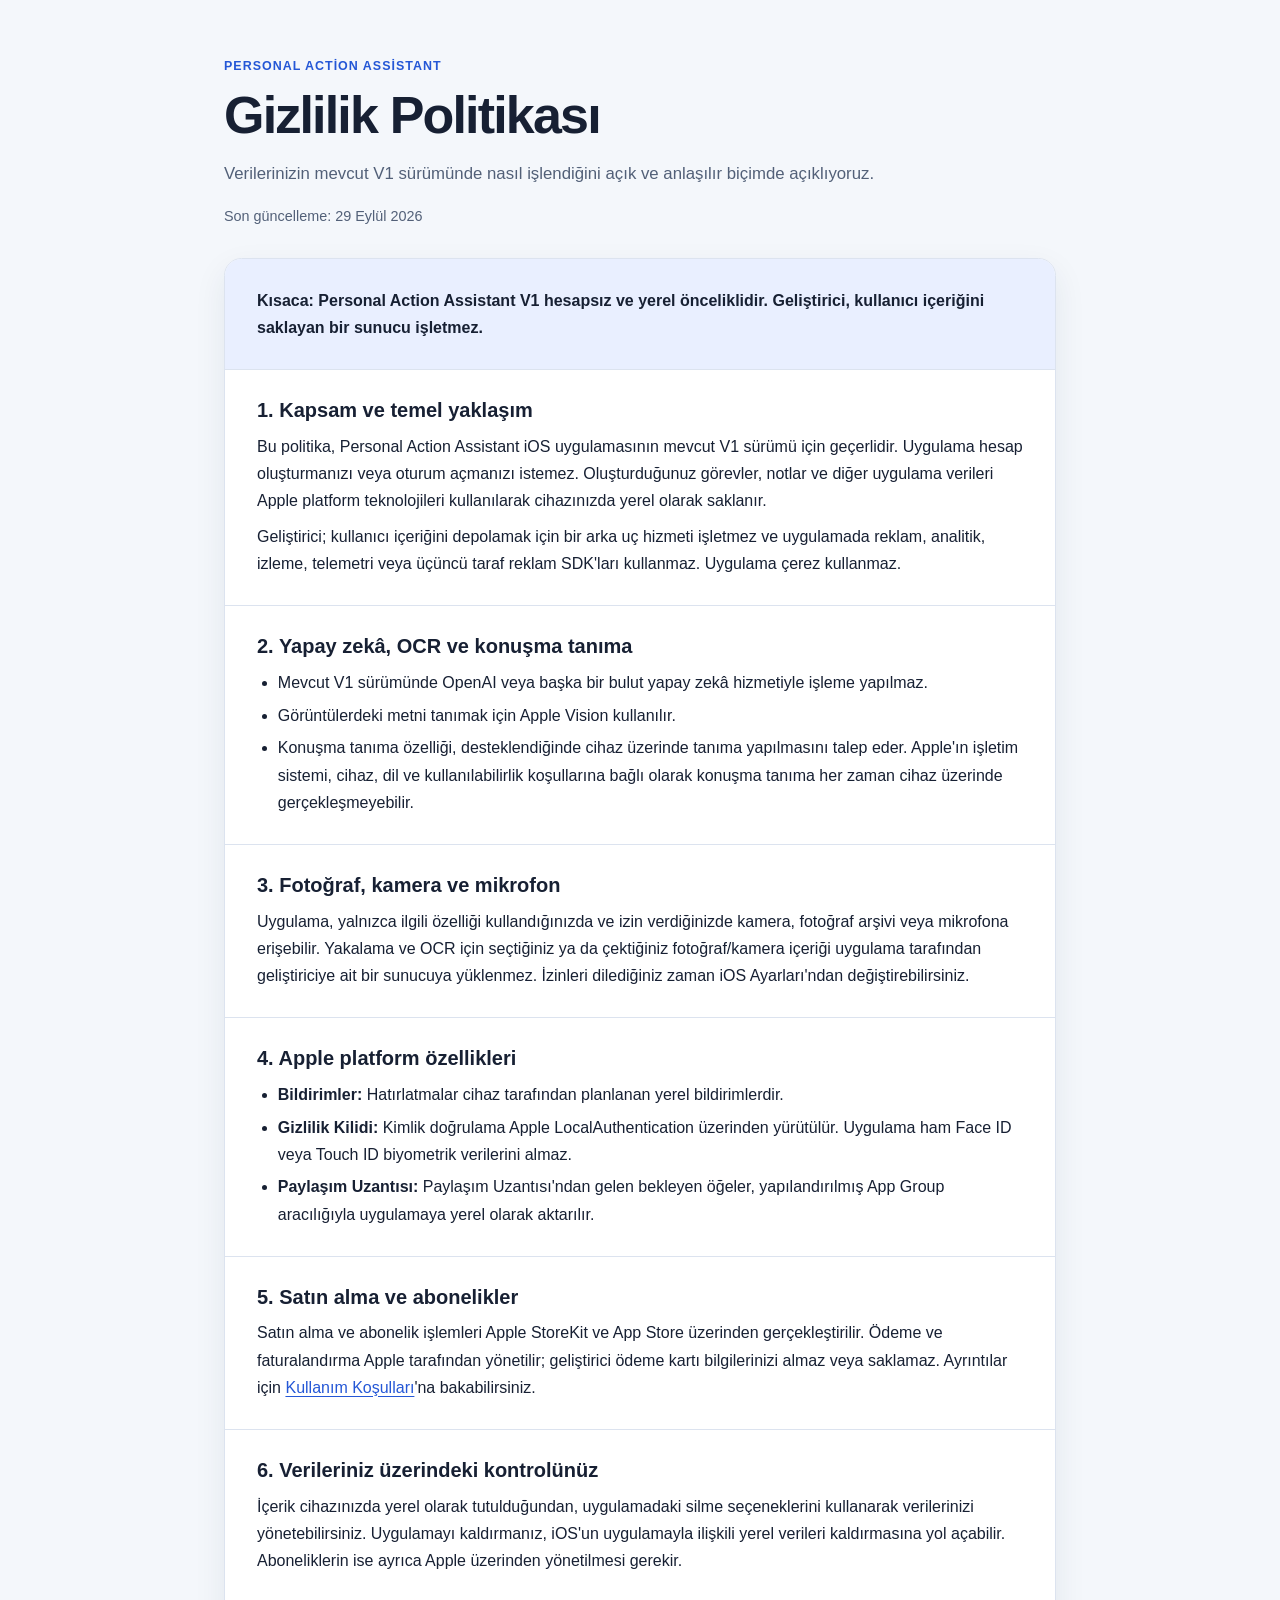
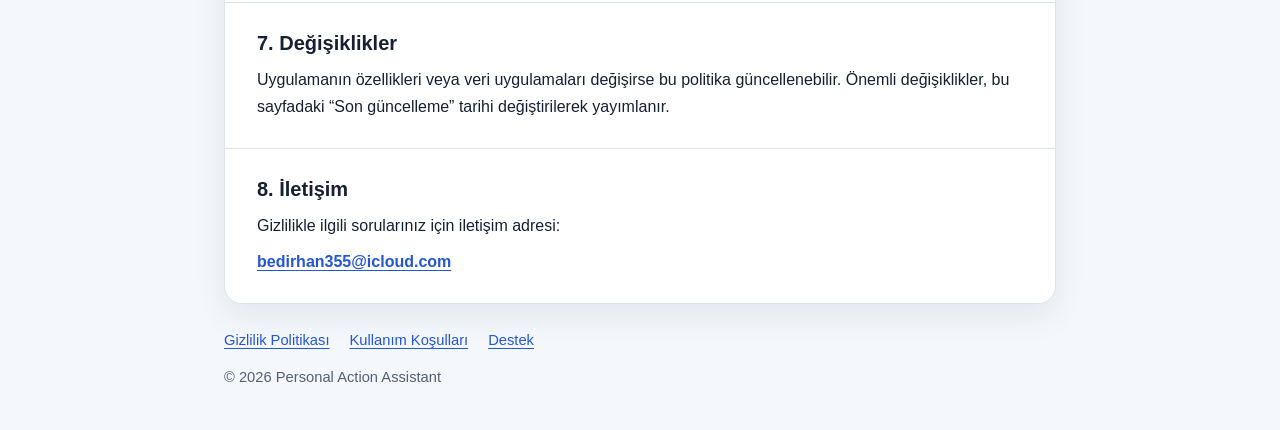
<file: index.html>
<!doctype html>
<html lang="tr">
<head>
  <meta charset="utf-8">
  <meta name="viewport" content="width=device-width, initial-scale=1">
  <meta name="description" content="Personal Action Assistant iOS uygulamasının Gizlilik Politikası.">
  <title>Gizlilik Politikası — Personal Action Assistant</title>
  <link rel="stylesheet" href="styles.css">
</head>
<body>
  <header class="site-header">
    <p class="eyebrow">Personal Action Assistant</p>
    <h1>Gizlilik Politikası</h1>
    <p class="lede">Verilerinizin mevcut V1 sürümünde nasıl işlendiğini açık ve anlaşılır biçimde açıklıyoruz.</p>
    <time class="meta" datetime="2026-09-29">Son güncelleme: 29 Eylül 2026</time>
  </header>

  <main>
    <aside class="summary" aria-label="Kısa özet">
      <p>Kısaca: Personal Action Assistant V1 hesapsız ve yerel önceliklidir. Geliştirici, kullanıcı içeriğini saklayan bir sunucu işletmez.</p>
    </aside>

    <section aria-labelledby="scope">
      <h2 id="scope">1. Kapsam ve temel yaklaşım</h2>
      <p>Bu politika, Personal Action Assistant iOS uygulamasının mevcut V1 sürümü için geçerlidir. Uygulama hesap oluşturmanızı veya oturum açmanızı istemez. Oluşturduğunuz görevler, notlar ve diğer uygulama verileri Apple platform teknolojileri kullanılarak cihazınızda yerel olarak saklanır.</p>
      <p>Geliştirici; kullanıcı içeriğini depolamak için bir arka uç hizmeti işletmez ve uygulamada reklam, analitik, izleme, telemetri veya üçüncü taraf reklam SDK'ları kullanmaz. Uygulama çerez kullanmaz.</p>
    </section>

    <section aria-labelledby="ai">
      <h2 id="ai">2. Yapay zekâ, OCR ve konuşma tanıma</h2>
      <ul>
        <li>Mevcut V1 sürümünde OpenAI veya başka bir bulut yapay zekâ hizmetiyle işleme yapılmaz.</li>
        <li>Görüntülerdeki metni tanımak için Apple Vision kullanılır.</li>
        <li>Konuşma tanıma özelliği, desteklendiğinde cihaz üzerinde tanıma yapılmasını talep eder. Apple'ın işletim sistemi, cihaz, dil ve kullanılabilirlik koşullarına bağlı olarak konuşma tanıma her zaman cihaz üzerinde gerçekleşmeyebilir.</li>
      </ul>
    </section>

    <section aria-labelledby="permissions">
      <h2 id="permissions">3. Fotoğraf, kamera ve mikrofon</h2>
      <p>Uygulama, yalnızca ilgili özelliği kullandığınızda ve izin verdiğinizde kamera, fotoğraf arşivi veya mikrofona erişebilir. Yakalama ve OCR için seçtiğiniz ya da çektiğiniz fotoğraf/kamera içeriği uygulama tarafından geliştiriciye ait bir sunucuya yüklenmez. İzinleri dilediğiniz zaman iOS Ayarları'ndan değiştirebilirsiniz.</p>
    </section>

    <section aria-labelledby="features">
      <h2 id="features">4. Apple platform özellikleri</h2>
      <ul>
        <li><strong>Bildirimler:</strong> Hatırlatmalar cihaz tarafından planlanan yerel bildirimlerdir.</li>
        <li><strong>Gizlilik Kilidi:</strong> Kimlik doğrulama Apple LocalAuthentication üzerinden yürütülür. Uygulama ham Face ID veya Touch ID biyometrik verilerini almaz.</li>
        <li><strong>Paylaşım Uzantısı:</strong> Paylaşım Uzantısı'ndan gelen bekleyen öğeler, yapılandırılmış App Group aracılığıyla uygulamaya yerel olarak aktarılır.</li>
      </ul>
    </section>

    <section aria-labelledby="purchases">
      <h2 id="purchases">5. Satın alma ve abonelikler</h2>
      <p>Satın alma ve abonelik işlemleri Apple StoreKit ve App Store üzerinden gerçekleştirilir. Ödeme ve faturalandırma Apple tarafından yönetilir; geliştirici ödeme kartı bilgilerinizi almaz veya saklamaz. Ayrıntılar için <a href="terms.html">Kullanım Koşulları</a>'na bakabilirsiniz.</p>
    </section>

    <section aria-labelledby="control">
      <h2 id="control">6. Verileriniz üzerindeki kontrolünüz</h2>
      <p>İçerik cihazınızda yerel olarak tutulduğundan, uygulamadaki silme seçeneklerini kullanarak verilerinizi yönetebilirsiniz. Uygulamayı kaldırmanız, iOS'un uygulamayla ilişkili yerel verileri kaldırmasına yol açabilir. Aboneliklerin ise ayrıca Apple üzerinden yönetilmesi gerekir.</p>
    </section>

    <section aria-labelledby="changes">
      <h2 id="changes">7. Değişiklikler</h2>
      <p>Uygulamanın özellikleri veya veri uygulamaları değişirse bu politika güncellenebilir. Önemli değişiklikler, bu sayfadaki “Son güncelleme” tarihi değiştirilerek yayımlanır.</p>
    </section>

    <section aria-labelledby="contact">
      <h2 id="contact">8. İletişim</h2>
      <p>Gizlilikle ilgili sorularınız için iletişim adresi:</p>
      <p class="contact"><a href="mailto:bedirhan355@icloud.com">bedirhan355@icloud.com</a></p>
    </section>
  </main>

  <footer class="site-footer">
    <nav aria-label="Yasal sayfalar">
      <a href="index.html" aria-current="page">Gizlilik Politikası</a>
      <a href="terms.html">Kullanım Koşulları</a>
      <a href="support.html">Destek</a>
    </nav>
    <p>© 2026 Personal Action Assistant</p>
  </footer>
</body>
</html>
</file>
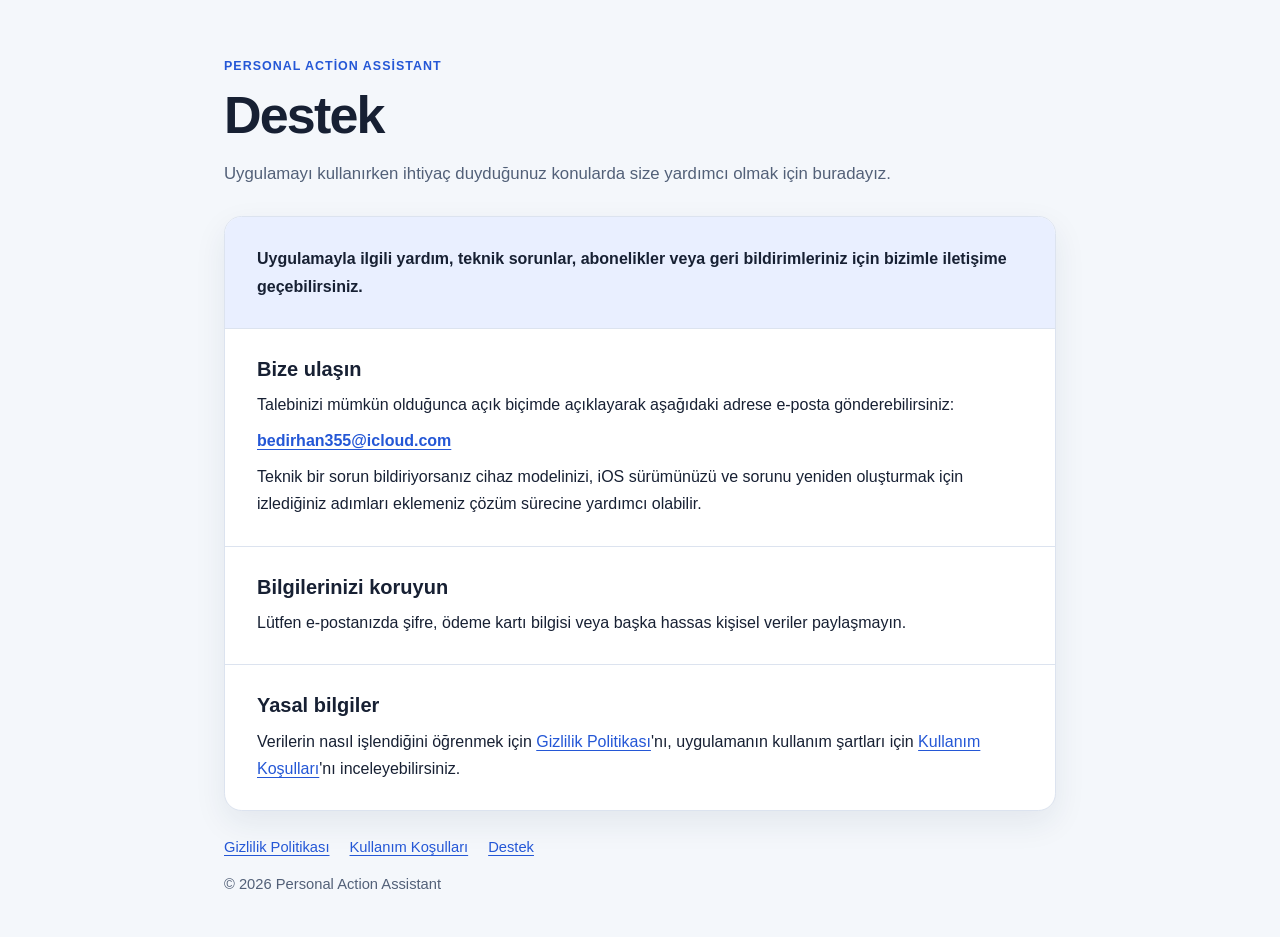
<file: support.html>
<!doctype html>
<html lang="tr">
<head>
  <meta charset="utf-8">
  <meta name="viewport" content="width=device-width, initial-scale=1">
  <meta name="description" content="Personal Action Assistant iOS uygulaması için destek ve iletişim bilgileri.">
  <title>Personal Action Assistant Destek</title>
  <link rel="stylesheet" href="styles.css">
</head>
<body>
  <header class="site-header">
    <p class="eyebrow">Personal Action Assistant</p>
    <h1>Destek</h1>
    <p class="lede">Uygulamayı kullanırken ihtiyaç duyduğunuz konularda size yardımcı olmak için buradayız.</p>
  </header>

  <main>
    <aside class="summary" aria-label="Destek özeti">
      <p>Uygulamayla ilgili yardım, teknik sorunlar, abonelikler veya geri bildirimleriniz için bizimle iletişime geçebilirsiniz.</p>
    </aside>

    <section aria-labelledby="contact">
      <h2 id="contact">Bize ulaşın</h2>
      <p>Talebinizi mümkün olduğunca açık biçimde açıklayarak aşağıdaki adrese e-posta gönderebilirsiniz:</p>
      <p class="contact"><a href="mailto:bedirhan355@icloud.com">bedirhan355@icloud.com</a></p>
      <p>Teknik bir sorun bildiriyorsanız cihaz modelinizi, iOS sürümünüzü ve sorunu yeniden oluşturmak için izlediğiniz adımları eklemeniz çözüm sürecine yardımcı olabilir.</p>
    </section>

    <section aria-labelledby="security">
      <h2 id="security">Bilgilerinizi koruyun</h2>
      <p>Lütfen e-postanızda şifre, ödeme kartı bilgisi veya başka hassas kişisel veriler paylaşmayın.</p>
    </section>

    <section aria-labelledby="legal">
      <h2 id="legal">Yasal bilgiler</h2>
      <p>Verilerin nasıl işlendiğini öğrenmek için <a href="index.html">Gizlilik Politikası</a>'nı, uygulamanın kullanım şartları için <a href="terms.html">Kullanım Koşulları</a>'nı inceleyebilirsiniz.</p>
    </section>
  </main>

  <footer class="site-footer">
    <nav aria-label="Yasal ve destek sayfaları">
      <a href="index.html">Gizlilik Politikası</a>
      <a href="terms.html">Kullanım Koşulları</a>
      <a href="support.html" aria-current="page">Destek</a>
    </nav>
    <p>© 2026 Personal Action Assistant</p>
  </footer>
</body>
</html>
</file>
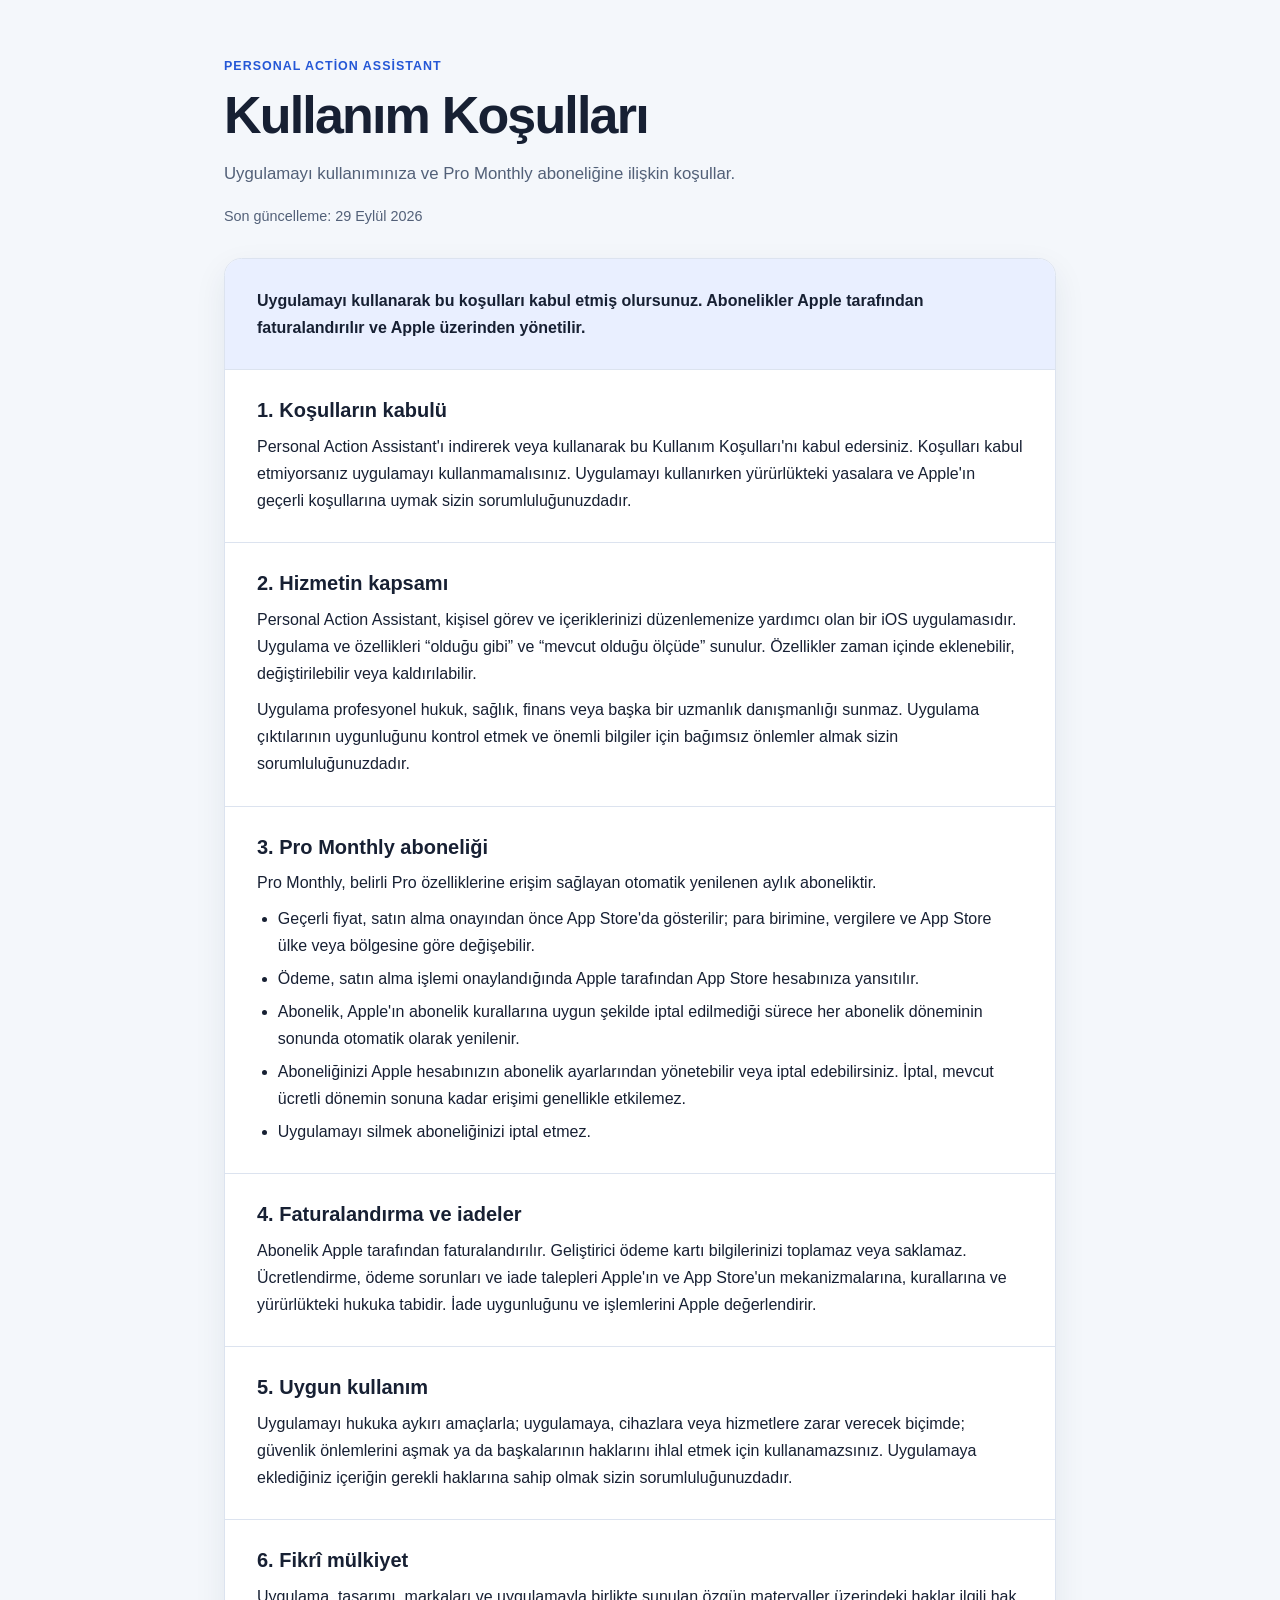
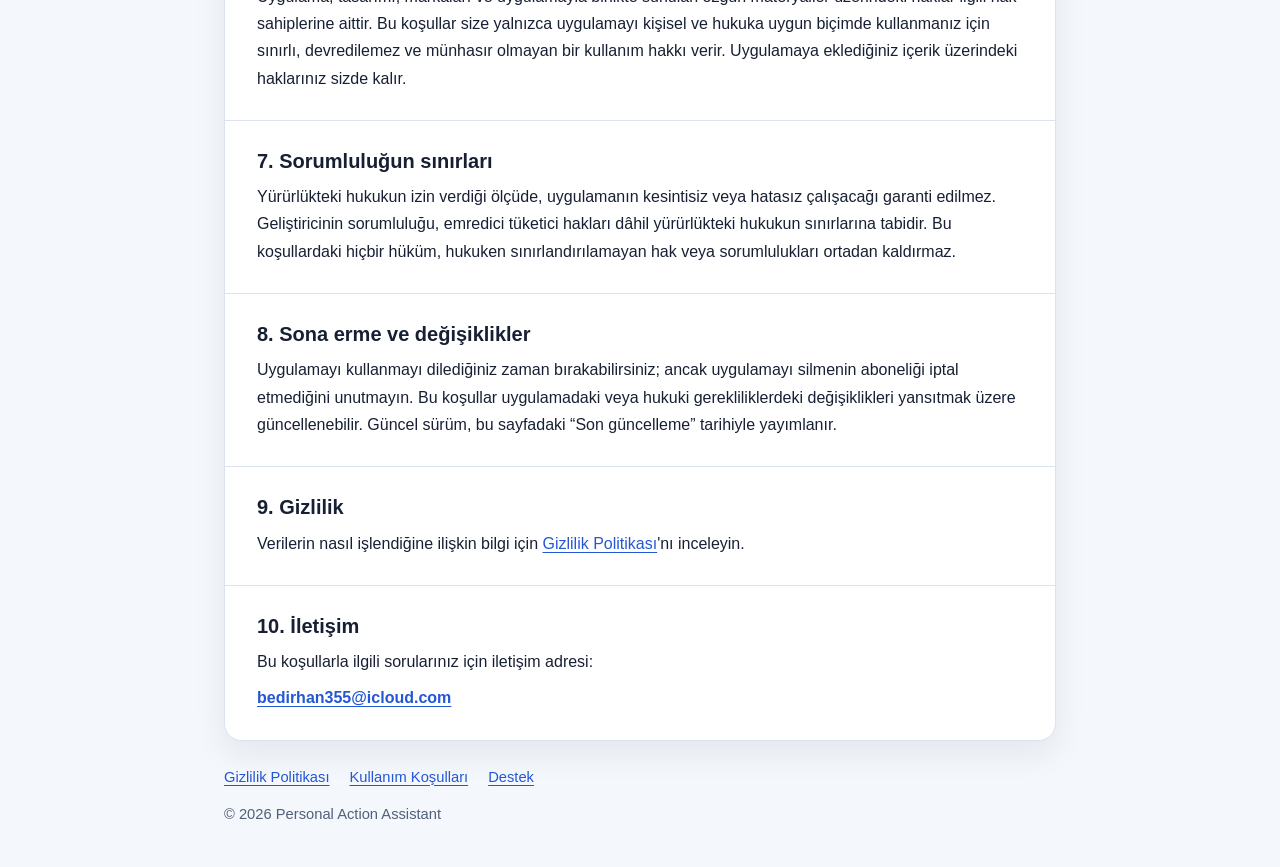
<file: terms.html>
<!doctype html>
<html lang="tr">
<head>
  <meta charset="utf-8">
  <meta name="viewport" content="width=device-width, initial-scale=1">
  <meta name="description" content="Personal Action Assistant iOS uygulamasının Kullanım Koşulları.">
  <title>Kullanım Koşulları — Personal Action Assistant</title>
  <link rel="stylesheet" href="styles.css">
</head>
<body>
  <header class="site-header">
    <p class="eyebrow">Personal Action Assistant</p>
    <h1>Kullanım Koşulları</h1>
    <p class="lede">Uygulamayı kullanımınıza ve Pro Monthly aboneliğine ilişkin koşullar.</p>
    <time class="meta" datetime="2026-09-29">Son güncelleme: 29 Eylül 2026</time>
  </header>

  <main>
    <aside class="summary" aria-label="Kısa özet">
      <p>Uygulamayı kullanarak bu koşulları kabul etmiş olursunuz. Abonelikler Apple tarafından faturalandırılır ve Apple üzerinden yönetilir.</p>
    </aside>

    <section aria-labelledby="acceptance">
      <h2 id="acceptance">1. Koşulların kabulü</h2>
      <p>Personal Action Assistant'ı indirerek veya kullanarak bu Kullanım Koşulları'nı kabul edersiniz. Koşulları kabul etmiyorsanız uygulamayı kullanmamalısınız. Uygulamayı kullanırken yürürlükteki yasalara ve Apple'ın geçerli koşullarına uymak sizin sorumluluğunuzdadır.</p>
    </section>

    <section aria-labelledby="service">
      <h2 id="service">2. Hizmetin kapsamı</h2>
      <p>Personal Action Assistant, kişisel görev ve içeriklerinizi düzenlemenize yardımcı olan bir iOS uygulamasıdır. Uygulama ve özellikleri “olduğu gibi” ve “mevcut olduğu ölçüde” sunulur. Özellikler zaman içinde eklenebilir, değiştirilebilir veya kaldırılabilir.</p>
      <p>Uygulama profesyonel hukuk, sağlık, finans veya başka bir uzmanlık danışmanlığı sunmaz. Uygulama çıktılarının uygunluğunu kontrol etmek ve önemli bilgiler için bağımsız önlemler almak sizin sorumluluğunuzdadır.</p>
    </section>

    <section aria-labelledby="subscription">
      <h2 id="subscription">3. Pro Monthly aboneliği</h2>
      <p>Pro Monthly, belirli Pro özelliklerine erişim sağlayan otomatik yenilenen aylık aboneliktir.</p>
      <ul>
        <li>Geçerli fiyat, satın alma onayından önce App Store'da gösterilir; para birimine, vergilere ve App Store ülke veya bölgesine göre değişebilir.</li>
        <li>Ödeme, satın alma işlemi onaylandığında Apple tarafından App Store hesabınıza yansıtılır.</li>
        <li>Abonelik, Apple'ın abonelik kurallarına uygun şekilde iptal edilmediği sürece her abonelik döneminin sonunda otomatik olarak yenilenir.</li>
        <li>Aboneliğinizi Apple hesabınızın abonelik ayarlarından yönetebilir veya iptal edebilirsiniz. İptal, mevcut ücretli dönemin sonuna kadar erişimi genellikle etkilemez.</li>
        <li>Uygulamayı silmek aboneliğinizi iptal etmez.</li>
      </ul>
    </section>

    <section aria-labelledby="billing">
      <h2 id="billing">4. Faturalandırma ve iadeler</h2>
      <p>Abonelik Apple tarafından faturalandırılır. Geliştirici ödeme kartı bilgilerinizi toplamaz veya saklamaz. Ücretlendirme, ödeme sorunları ve iade talepleri Apple'ın ve App Store'un mekanizmalarına, kurallarına ve yürürlükteki hukuka tabidir. İade uygunluğunu ve işlemlerini Apple değerlendirir.</p>
    </section>

    <section aria-labelledby="conduct">
      <h2 id="conduct">5. Uygun kullanım</h2>
      <p>Uygulamayı hukuka aykırı amaçlarla; uygulamaya, cihazlara veya hizmetlere zarar verecek biçimde; güvenlik önlemlerini aşmak ya da başkalarının haklarını ihlal etmek için kullanamazsınız. Uygulamaya eklediğiniz içeriğin gerekli haklarına sahip olmak sizin sorumluluğunuzdadır.</p>
    </section>

    <section aria-labelledby="ownership">
      <h2 id="ownership">6. Fikrî mülkiyet</h2>
      <p>Uygulama, tasarımı, markaları ve uygulamayla birlikte sunulan özgün materyaller üzerindeki haklar ilgili hak sahiplerine aittir. Bu koşullar size yalnızca uygulamayı kişisel ve hukuka uygun biçimde kullanmanız için sınırlı, devredilemez ve münhasır olmayan bir kullanım hakkı verir. Uygulamaya eklediğiniz içerik üzerindeki haklarınız sizde kalır.</p>
    </section>

    <section aria-labelledby="liability">
      <h2 id="liability">7. Sorumluluğun sınırları</h2>
      <p>Yürürlükteki hukukun izin verdiği ölçüde, uygulamanın kesintisiz veya hatasız çalışacağı garanti edilmez. Geliştiricinin sorumluluğu, emredici tüketici hakları dâhil yürürlükteki hukukun sınırlarına tabidir. Bu koşullardaki hiçbir hüküm, hukuken sınırlandırılamayan hak veya sorumlulukları ortadan kaldırmaz.</p>
    </section>

    <section aria-labelledby="termination">
      <h2 id="termination">8. Sona erme ve değişiklikler</h2>
      <p>Uygulamayı kullanmayı dilediğiniz zaman bırakabilirsiniz; ancak uygulamayı silmenin aboneliği iptal etmediğini unutmayın. Bu koşullar uygulamadaki veya hukuki gerekliliklerdeki değişiklikleri yansıtmak üzere güncellenebilir. Güncel sürüm, bu sayfadaki “Son güncelleme” tarihiyle yayımlanır.</p>
    </section>

    <section aria-labelledby="privacy">
      <h2 id="privacy">9. Gizlilik</h2>
      <p>Verilerin nasıl işlendiğine ilişkin bilgi için <a href="index.html">Gizlilik Politikası</a>'nı inceleyin.</p>
    </section>

    <section aria-labelledby="contact">
      <h2 id="contact">10. İletişim</h2>
      <p>Bu koşullarla ilgili sorularınız için iletişim adresi:</p>
      <p class="contact"><a href="mailto:bedirhan355@icloud.com">bedirhan355@icloud.com</a></p>
    </section>
  </main>

  <footer class="site-footer">
    <nav aria-label="Yasal sayfalar">
      <a href="index.html">Gizlilik Politikası</a>
      <a href="terms.html" aria-current="page">Kullanım Koşulları</a>
      <a href="support.html">Destek</a>
    </nav>
    <p>© 2026 Personal Action Assistant</p>
  </footer>
</body>
</html>
</file>
<file: styles.css>
:root {
  color-scheme: light dark;
  --background: #f4f7fb;
  --surface: #ffffff;
  --text: #172033;
  --muted: #526078;
  --accent: #2457d6;
  --accent-soft: #e9efff;
  --border: #dce3ef;
  --shadow: 0 12px 32px rgb(28 45 79 / 8%);
}

* {
  box-sizing: border-box;
}

html {
  scroll-behavior: smooth;
}

body {
  margin: 0;
  background: var(--background);
  color: var(--text);
  font-family: -apple-system, BlinkMacSystemFont, "Segoe UI", sans-serif;
  font-size: 1rem;
  line-height: 1.7;
}

a {
  color: var(--accent);
  text-underline-offset: 0.2em;
}

a:hover {
  text-decoration-thickness: 0.14em;
}

a:focus-visible {
  border-radius: 0.2rem;
  outline: 3px solid var(--accent);
  outline-offset: 3px;
}

.site-header,
main,
.site-footer {
  width: min(100% - 2rem, 52rem);
  margin-inline: auto;
}

.site-header {
  padding-block: 2rem 1.25rem;
}

.eyebrow {
  margin: 0 0 0.35rem;
  color: var(--accent);
  font-size: 0.78rem;
  font-weight: 750;
  letter-spacing: 0.08em;
  text-transform: uppercase;
}

h1,
h2 {
  line-height: 1.25;
  text-wrap: balance;
}

h1 {
  margin: 0;
  font-size: clamp(2rem, 8vw, 3.25rem);
  letter-spacing: -0.035em;
}

.lede {
  max-width: 42rem;
  margin: 0.75rem 0 0;
  color: var(--muted);
  font-size: 1.05rem;
}

.meta {
  display: inline-block;
  margin-top: 1rem;
  color: var(--muted);
  font-size: 0.9rem;
}

main {
  overflow: hidden;
  background: var(--surface);
  border: 1px solid var(--border);
  border-radius: 1.1rem;
  box-shadow: var(--shadow);
}

.summary,
section {
  padding: 1.25rem;
}

.summary {
  background: var(--accent-soft);
  border-bottom: 1px solid var(--border);
}

.summary p {
  margin: 0;
  font-weight: 600;
}

section + section {
  border-top: 1px solid var(--border);
}

h2 {
  margin: 0 0 0.6rem;
  font-size: 1.25rem;
}

p,
ul {
  margin-block: 0.55rem 0;
}

ul {
  padding-left: 1.3rem;
}

li + li {
  margin-top: 0.35rem;
}

.contact {
  overflow-wrap: anywhere;
  font-weight: 700;
}

.site-footer {
  padding-block: 1.5rem 2.5rem;
  color: var(--muted);
  font-size: 0.92rem;
}

.site-footer nav {
  display: flex;
  flex-wrap: wrap;
  gap: 0.5rem 1.25rem;
}

.site-footer p {
  margin-top: 0.75rem;
}

@media (min-width: 42rem) {
  .site-header {
    padding-block: 3.5rem 1.75rem;
  }

  .summary,
  section {
    padding: 1.75rem 2rem;
  }
}

@media (prefers-color-scheme: dark) {
  :root {
    --background: #0b1020;
    --surface: #121a2c;
    --text: #edf2ff;
    --muted: #b4bfd3;
    --accent: #93b4ff;
    --accent-soft: #19294c;
    --border: #2b3852;
    --shadow: 0 12px 32px rgb(0 0 0 / 22%);
  }
}

@media (prefers-reduced-motion: reduce) {
  html {
    scroll-behavior: auto;
  }
}
</file>
